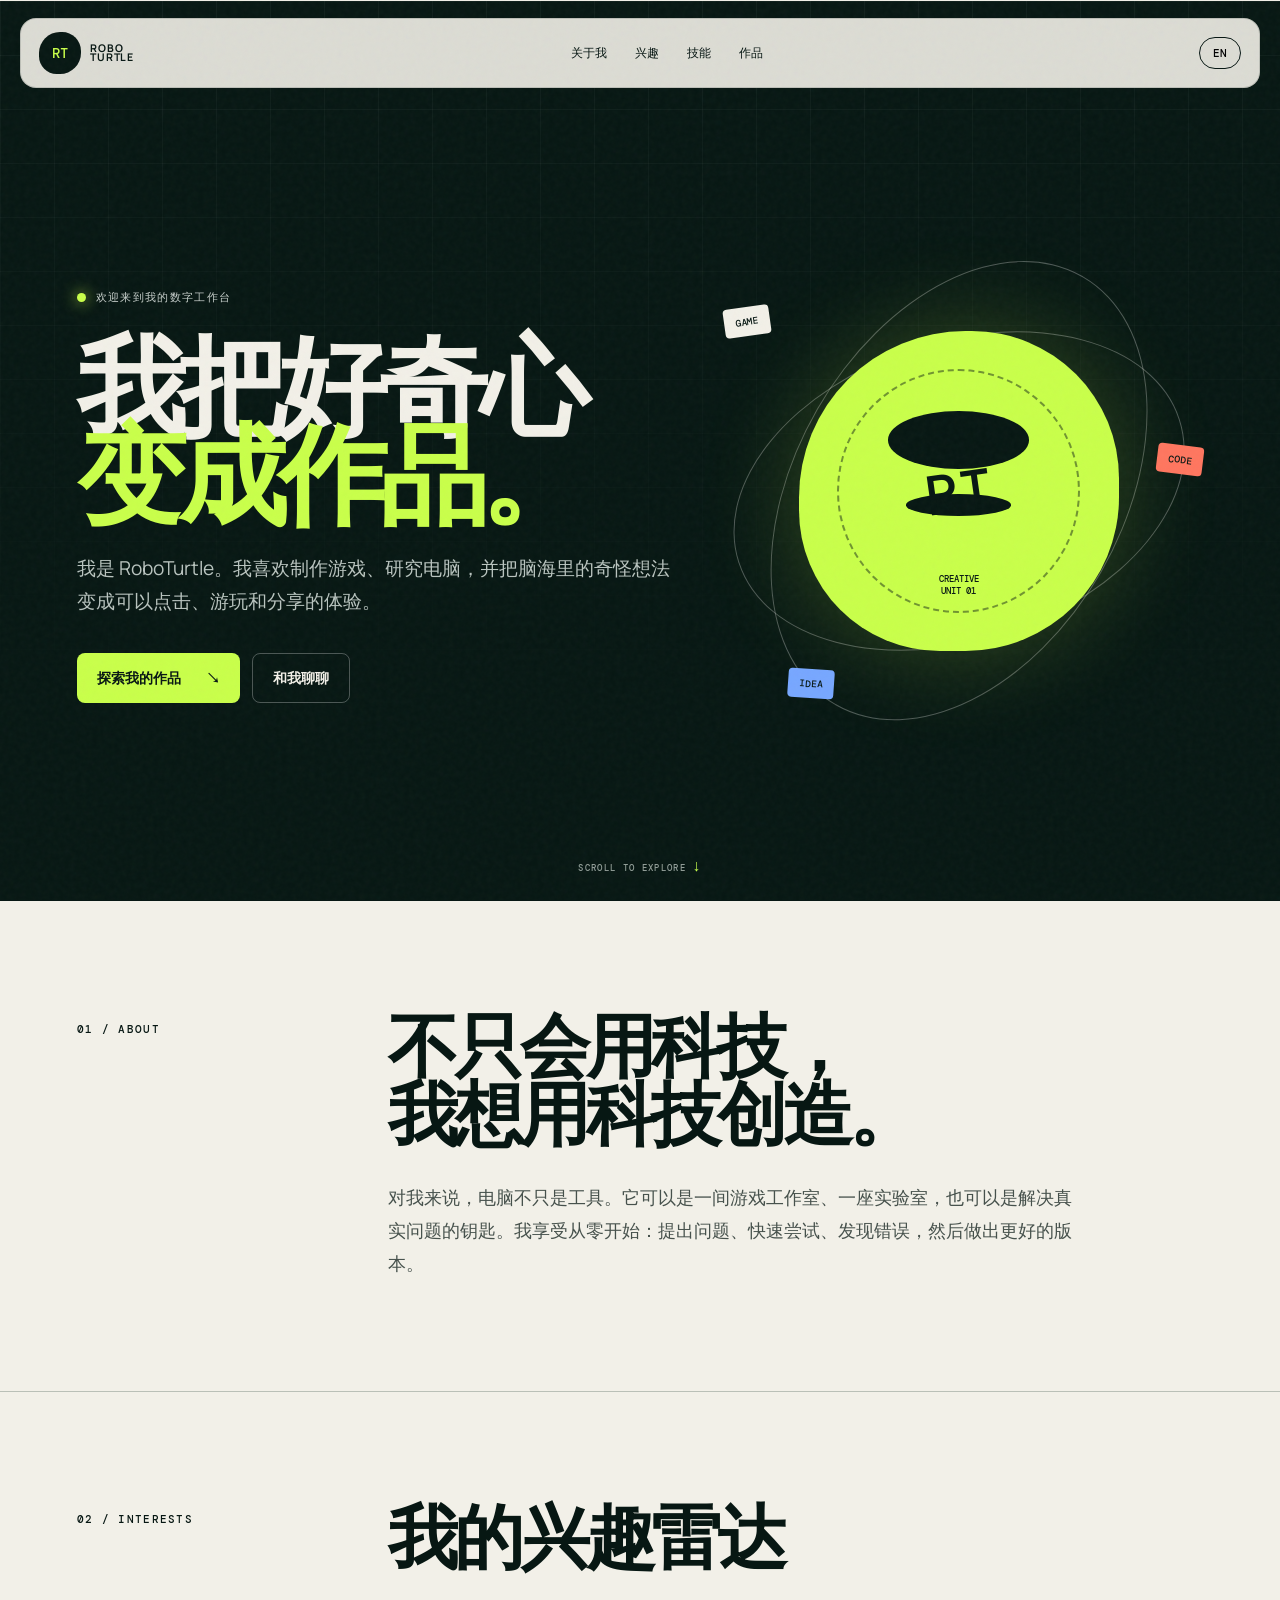
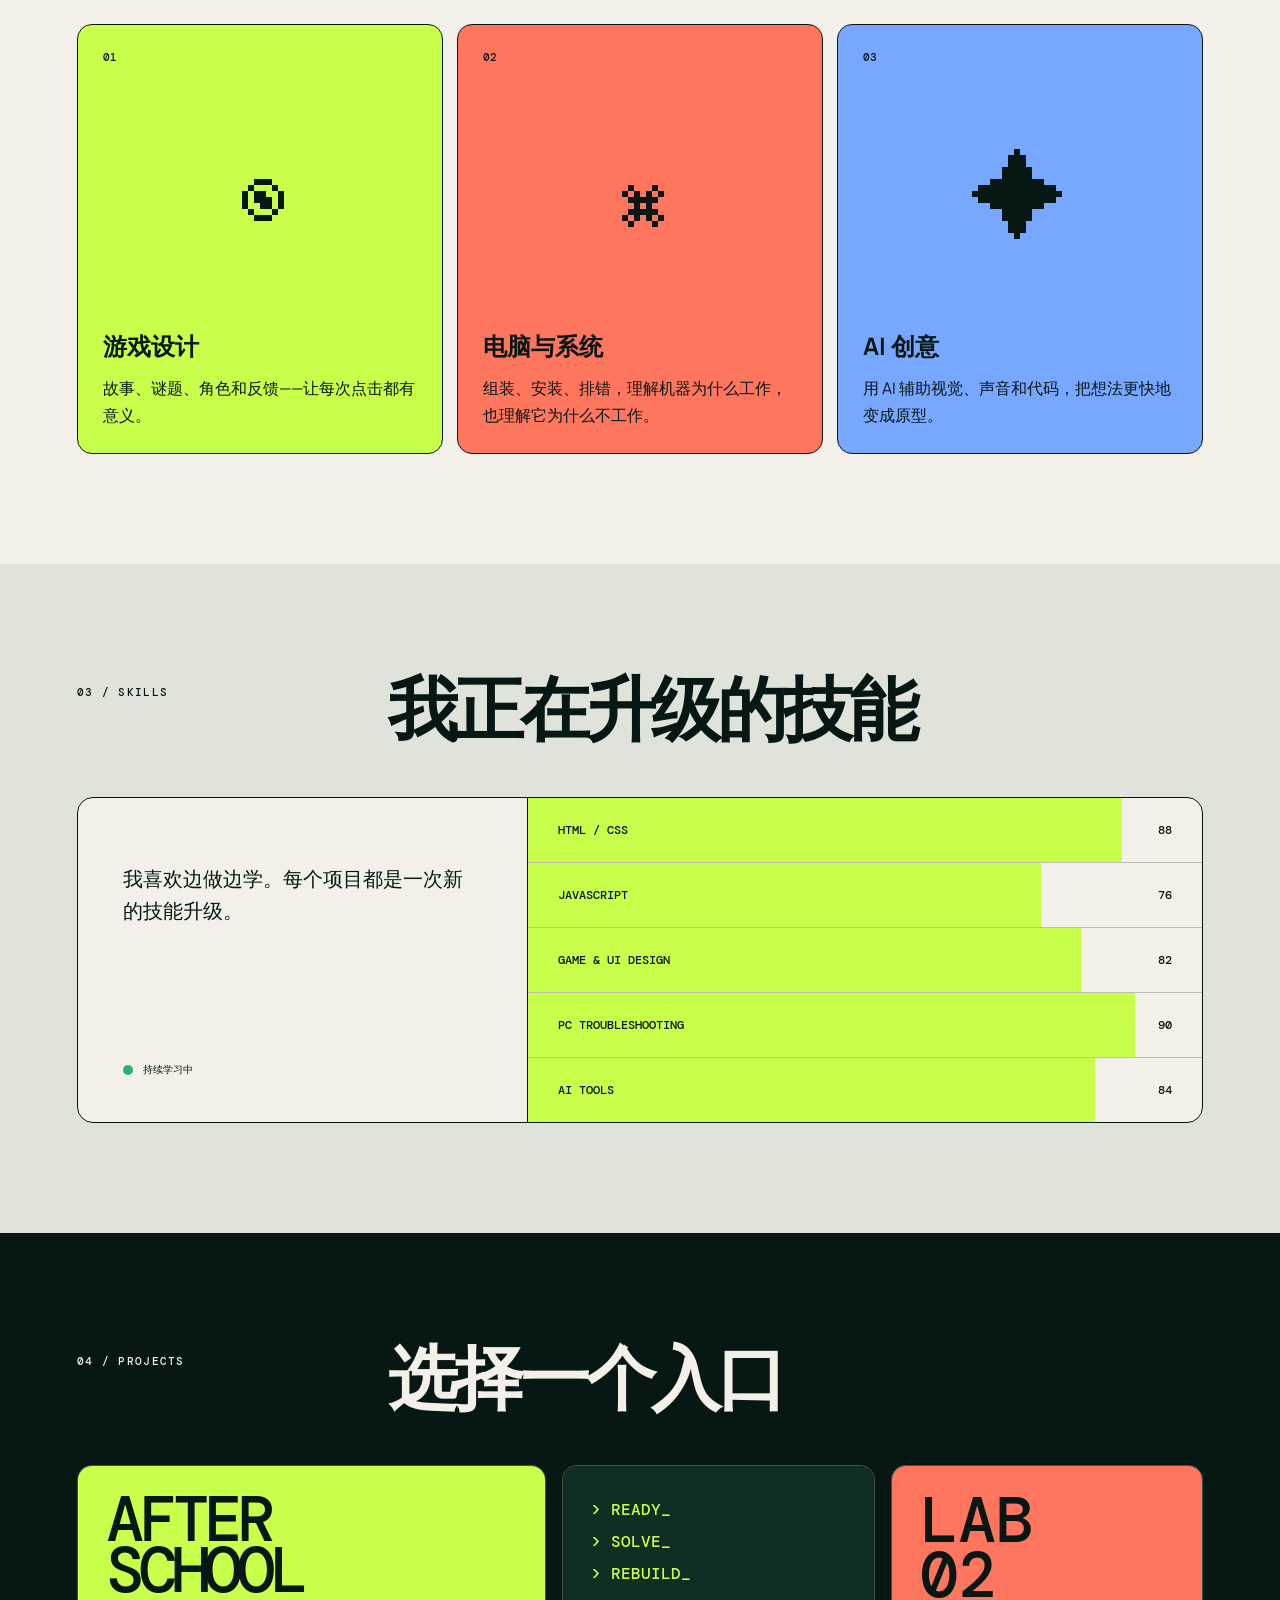
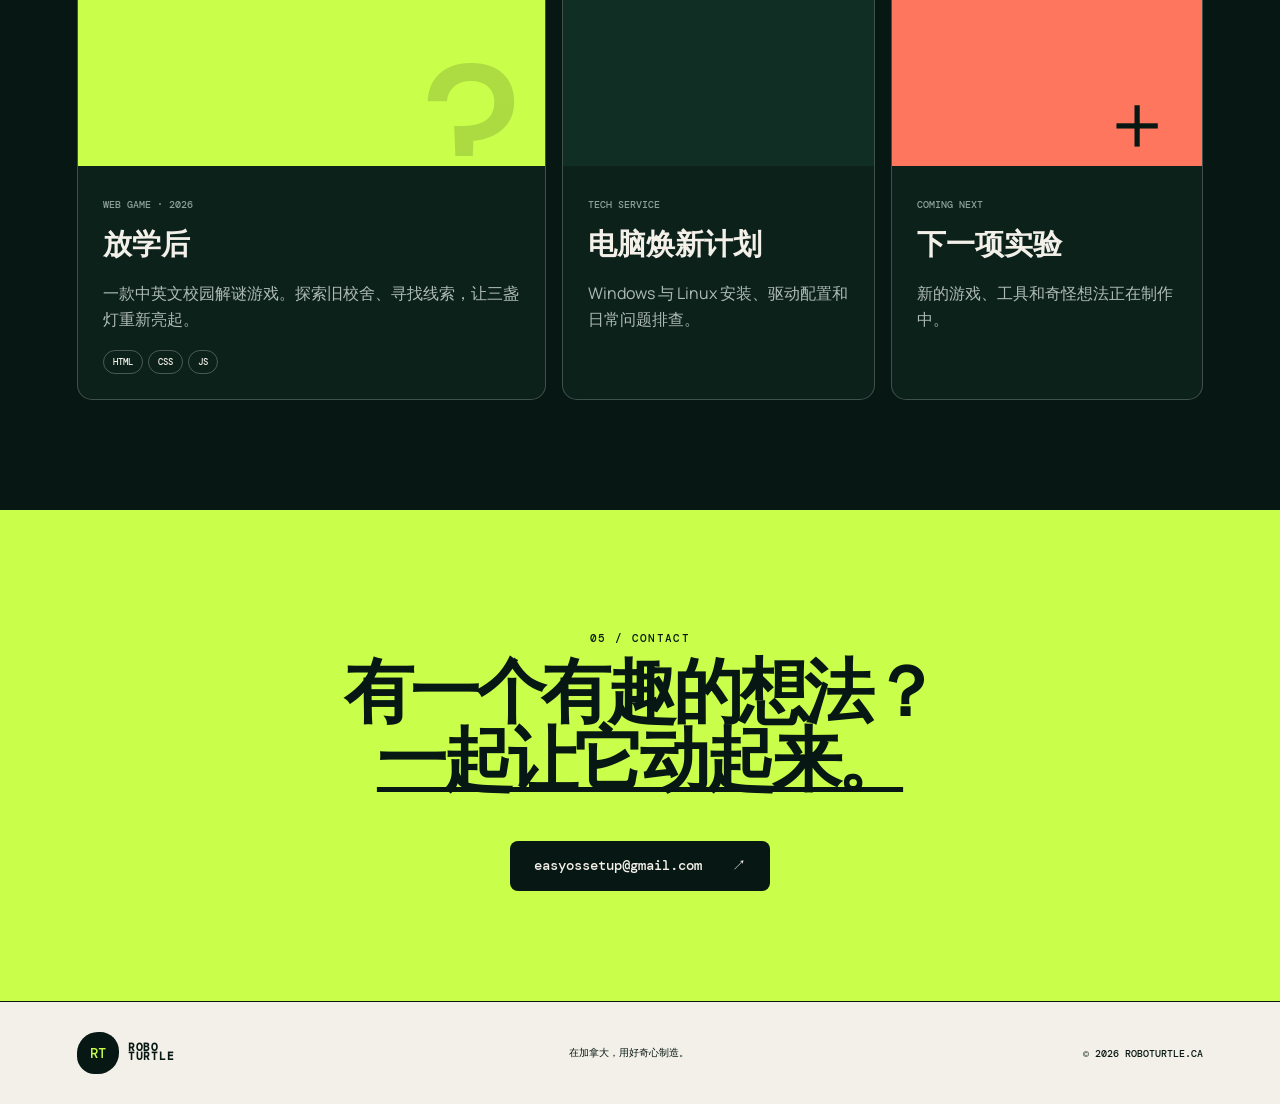
<file: portal/index.html>
<!doctype html>
<html lang="zh-CN">
<head>
  <meta charset="UTF-8">
  <meta name="viewport" content="width=device-width,initial-scale=1">
  <meta name="description" content="RoboTurtle 的个人创作空间——游戏、科技与创意实验。">
  <meta name="theme-color" content="#071713">
  <title>RoboTurtle — Games, Tech & Curiosity</title>
  <link rel="stylesheet" href="styles.css">
</head>
<body>
  <div class="noise"></div>
  <header class="nav-shell">
    <a class="logo" href="#top" aria-label="RoboTurtle 首页"><span>RT</span><b>ROBO<br>TURTLE</b></a>
    <nav aria-label="主导航">
      <a href="#about" data-zh="关于我" data-en="About">关于我</a>
      <a href="#interests" data-zh="兴趣" data-en="Interests">兴趣</a>
      <a href="#skills" data-zh="技能" data-en="Skills">技能</a>
      <a href="#projects" data-zh="作品" data-en="Projects">作品</a>
    </nav>
    <button id="lang" type="button" aria-label="Switch language">EN</button>
  </header>

  <main id="top">
    <section class="hero">
      <div class="hero-copy reveal">
        <p class="kicker"><i></i><span data-zh="欢迎来到我的数字工作台" data-en="WELCOME TO MY DIGITAL WORKBENCH">欢迎来到我的数字工作台</span></p>
        <h1><span data-zh="我把好奇心" data-en="I TURN CURIOSITY">我把好奇心</span><br><em data-zh="变成作品。" data-en="INTO THINGS.">变成作品。</em></h1>
        <p class="intro" data-zh="我是 RoboTurtle。我喜欢制作游戏、研究电脑，并把脑海里的奇怪想法变成可以点击、游玩和分享的体验。" data-en="I'm RoboTurtle. I make games, explore computers, and turn strange little ideas into experiences people can click, play, and share.">我是 RoboTurtle。我喜欢制作游戏、研究电脑，并把脑海里的奇怪想法变成可以点击、游玩和分享的体验。</p>
        <div class="hero-actions"><a class="button primary" href="#projects"><span data-zh="探索我的作品" data-en="Explore my work">探索我的作品</span> ↘</a><a class="button ghost" href="mailto:easyossetup@gmail.com" data-zh="和我聊聊" data-en="Say hello">和我聊聊</a></div>
      </div>
      <div class="hero-art reveal" aria-label="RoboTurtle 创意实验室插画">
        <div class="orbit orbit-one"></div><div class="orbit orbit-two"></div>
        <div class="planet"><span class="shell">⌁</span><strong>RT</strong><small>CREATIVE<br>UNIT 01</small></div>
        <span class="satellite one">GAME</span><span class="satellite two">CODE</span><span class="satellite three">IDEA</span>
      </div>
      <div class="scroll-note">SCROLL TO EXPLORE <span>↓</span></div>
    </section>

    <section id="about" class="statement section reveal">
      <p class="section-no">01 / ABOUT</p>
      <div><h2 data-zh="不只会用科技，<br>我想用科技创造。" data-en="I DON'T JUST USE TECH.<br>I CREATE WITH IT.">不只会用科技，<br>我想用科技创造。</h2><p data-zh="对我来说，电脑不只是工具。它可以是一间游戏工作室、一座实验室，也可以是解决真实问题的钥匙。我享受从零开始：提出问题、快速尝试、发现错误，然后做出更好的版本。" data-en="To me, a computer isn't just a tool. It can be a game studio, a laboratory, or a key to solving real problems. I love starting from zero: asking questions, testing ideas, finding what breaks, and making the next version better.">对我来说，电脑不只是工具。它可以是一间游戏工作室、一座实验室，也可以是解决真实问题的钥匙。我享受从零开始：提出问题、快速尝试、发现错误，然后做出更好的版本。</p></div>
    </section>

    <section id="interests" class="section">
      <div class="section-head reveal"><p class="section-no">02 / INTERESTS</p><h2 data-zh="我的兴趣雷达" data-en="MY CURIOSITY RADAR">我的兴趣雷达</h2></div>
      <div class="interest-grid">
        <article class="interest lime reveal"><span>01</span><div class="big-icon">◉</div><h3 data-zh="游戏设计" data-en="GAME DESIGN">游戏设计</h3><p data-zh="故事、谜题、角色和反馈——让每次点击都有意义。" data-en="Stories, puzzles, characters, and feedback that make every click matter.">故事、谜题、角色和反馈——让每次点击都有意义。</p></article>
        <article class="interest coral reveal"><span>02</span><div class="big-icon">⌘</div><h3 data-zh="电脑与系统" data-en="COMPUTERS & OS">电脑与系统</h3><p data-zh="组装、安装、排错，理解机器为什么工作，也理解它为什么不工作。" data-en="Building, installing, and troubleshooting—learning why machines work and why they don't.">组装、安装、排错，理解机器为什么工作，也理解它为什么不工作。</p></article>
        <article class="interest blue reveal"><span>03</span><div class="big-icon">✦</div><h3 data-zh="AI 创意" data-en="AI CREATIVITY">AI 创意</h3><p data-zh="用 AI 辅助视觉、声音和代码，把想法更快地变成原型。" data-en="Using AI for visuals, sound, and code to turn ideas into prototypes faster.">用 AI 辅助视觉、声音和代码，把想法更快地变成原型。</p></article>
      </div>
    </section>

    <section id="skills" class="skills section">
      <div class="section-head reveal"><p class="section-no">03 / SKILLS</p><h2 data-zh="我正在升级的技能" data-en="SKILLS I'M LEVELING UP">我正在升级的技能</h2></div>
      <div class="skill-board reveal">
        <div class="skill-copy"><p data-zh="我喜欢边做边学。每个项目都是一次新的技能升级。" data-en="I learn by building. Every project is a new level-up.">我喜欢边做边学。每个项目都是一次新的技能升级。</p><div class="status"><i></i><span data-zh="持续学习中" data-en="ALWAYS LEARNING">持续学习中</span></div></div>
        <div class="skill-list">
          <div><span>HTML / CSS</span><b>88</b><i style="--level:88%"></i></div>
          <div><span>JAVASCRIPT</span><b>76</b><i style="--level:76%"></i></div>
          <div><span>GAME & UI DESIGN</span><b>82</b><i style="--level:82%"></i></div>
          <div><span>PC TROUBLESHOOTING</span><b>90</b><i style="--level:90%"></i></div>
          <div><span>AI TOOLS</span><b>84</b><i style="--level:84%"></i></div>
        </div>
      </div>
    </section>

    <section id="projects" class="section projects">
      <div class="section-head reveal"><p class="section-no">04 / PROJECTS</p><h2 data-zh="选择一个入口" data-en="CHOOSE A PORTAL">选择一个入口</h2></div>
      <div class="project-grid">
        <article class="project featured reveal"><div class="project-visual school"><span>AFTER<br>SCHOOL</span><i>?</i></div><div class="project-info"><small>WEB GAME · 2026</small><h3 data-zh="放学后" data-en="AFTER SCHOOL">放学后</h3><p data-zh="一款中英文校园解谜游戏。探索旧校舍、寻找线索，让三盏灯重新亮起。" data-en="A bilingual school mystery game. Explore the old building, find clues, and bring three lights back to life.">一款中英文校园解谜游戏。探索旧校舍、寻找线索，让三盏灯重新亮起。</p><span class="tag">HTML</span><span class="tag">CSS</span><span class="tag">JS</span></div></article>
        <article class="project reveal"><div class="project-visual terminal"><span>&gt; READY_<br>&gt; SOLVE_<br>&gt; REBUILD_</span></div><div class="project-info"><small>TECH SERVICE</small><h3 data-zh="电脑焕新计划" data-en="PC REVIVAL">电脑焕新计划</h3><p data-zh="Windows 与 Linux 安装、驱动配置和日常问题排查。" data-en="Windows and Linux setup, drivers, and everyday troubleshooting.">Windows 与 Linux 安装、驱动配置和日常问题排查。</p></div></article>
        <article class="project coming reveal"><div class="project-visual lab"><span>LAB<br>02</span><i>＋</i></div><div class="project-info"><small>COMING NEXT</small><h3 data-zh="下一项实验" data-en="THE NEXT EXPERIMENT">下一项实验</h3><p data-zh="新的游戏、工具和奇怪想法正在制作中。" data-en="New games, tools, and wonderfully strange ideas are in progress.">新的游戏、工具和奇怪想法正在制作中。</p></div></article>
      </div>
    </section>

    <section class="contact section reveal"><p class="section-no">05 / CONTACT</p><h2 data-zh="有一个有趣的想法？<br><em>一起让它动起来。</em>" data-en="HAVE A CURIOUS IDEA?<br><em>LET'S MAKE IT MOVE.</em>">有一个有趣的想法？<br><em>一起让它动起来。</em></h2><a href="mailto:easyossetup@gmail.com">easyossetup@gmail.com <span>↗</span></a></section>
  </main>

  <footer><div class="logo"><span>RT</span><b>ROBO<br>TURTLE</b></div><p data-zh="在加拿大，用好奇心制造。" data-en="BUILT WITH CURIOSITY IN CANADA.">在加拿大，用好奇心制造。</p><p>© 2026 ROBOTURTLE.CA</p></footer>
  <script src="app.js"></script>
</body>
</html>
</file>
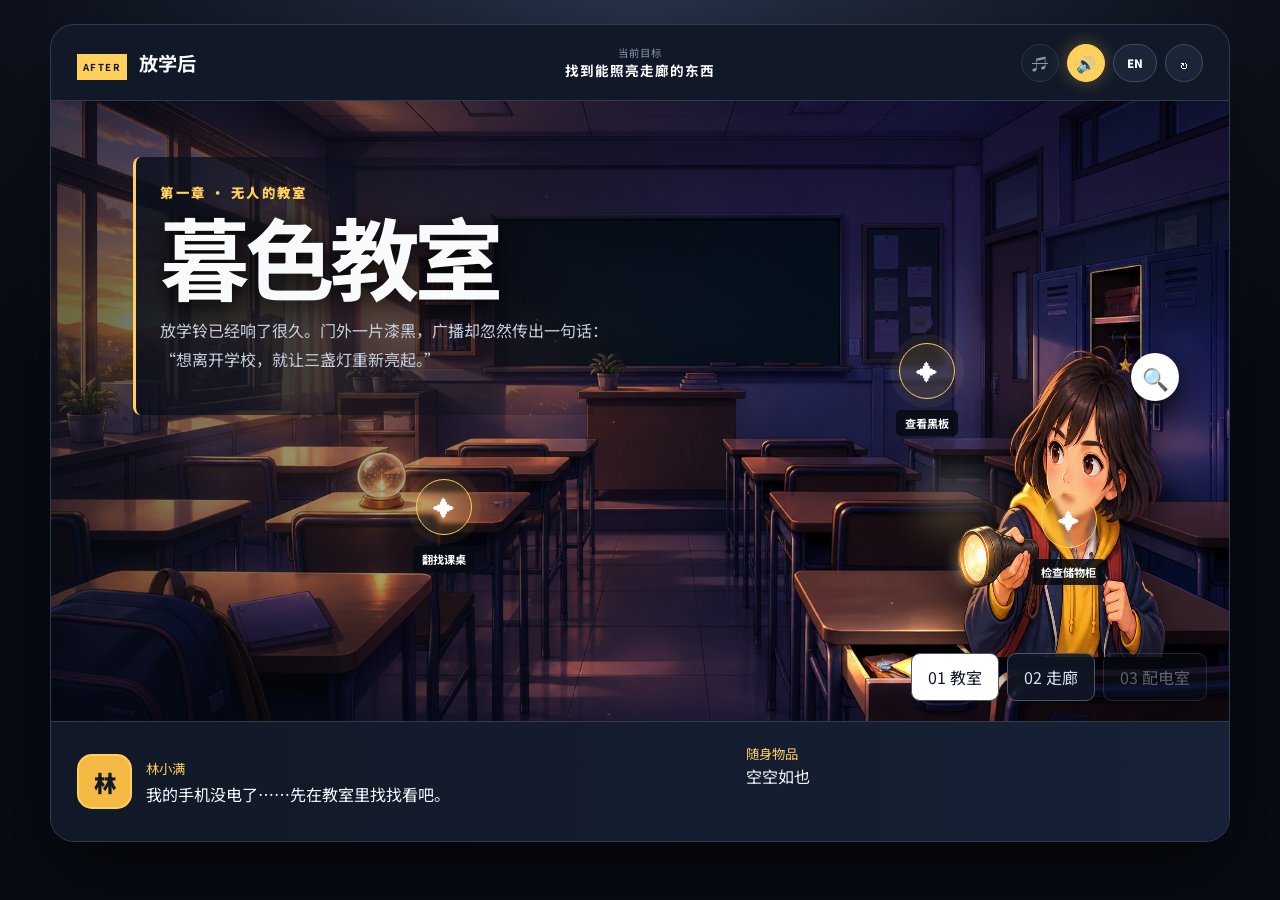
<file: game/school-adventure/index.html>
<!doctype html><html lang="zh-CN"><head><meta charset="UTF-8"><meta name="viewport" content="width=device-width,initial-scale=1"><title>放学后 · 校园解谜</title><link rel="stylesheet" href="styles.css"><link rel="stylesheet" href="assets.css"></head><body>
<main><header><b><i>AFTER</i> <span id="brand">放学后</span></b><div><span id="goalLabel">当前目标</span><br><strong id="goal">找到能照亮走廊的东西</strong></div><aside><button id="music" class="sound-btn" aria-label="背景音乐">♫</button><button id="voice" class="sound-btn" aria-label="语音朗读">🔊</button><button id="lang">EN</button><button id="reset" aria-label="重新开始">↻</button></aside></header>
<section id="scene"><div class="copy"><small id="chapter"></small><h1 id="title"></h1><p id="desc"></p></div><div id="character" class="character curious" aria-hidden="true"><div class="character-art"></div><span id="emotion">🔍</span></div><div id="sceneFlash"></div><div id="spots"></div><nav><button data-room="classroom">01 教室</button><button data-room="hallway">02 走廊</button><button data-room="power">03 配电室</button></nav></section>
<footer><div class="talk"><span id="avatar">林</span><div><small id="speaker">林小满</small><p id="message">我的手机没电了……先在教室里找找看吧。</p></div></div><div><small id="itemsLabel">随身物品</small><div id="inventory">空空如也</div></div></footer></main>
<dialog id="modal"><div class="modal-glow"></div><div class="modal-pin">✦</div><button id="close">×</button><small id="eyebrow">发现线索</small><h2 id="modalTitle"></h2><div class="title-rule"><i></i><span>◆</span><i></i></div><div id="modalBody"></div><div id="actions"></div><div class="corner corner-a"></div><div class="corner corner-b"></div></dialog><script src="app.js"></script></body></html>
</file>
<file: portal/styles.css>
@import url('https://fonts.googleapis.com/css2?family=DM+Mono:wght@400;500&family=Manrope:wght@400;600;700;800&display=swap');
:root{--ink:#071713;--paper:#f2f0e8;--lime:#c9ff4a;--coral:#ff765f;--blue:#77a7ff;--line:#bac0b7;font-family:Manrope,"Microsoft YaHei",sans-serif;color:var(--ink);background:var(--paper)}*{box-sizing:border-box}html{scroll-behavior:smooth}body{margin:0;overflow-x:hidden}.noise{position:fixed;z-index:20;inset:0;pointer-events:none;opacity:.035;background-image:url("data:image/svg+xml,%3Csvg viewBox='0 0 180 180' xmlns='http://www.w3.org/2000/svg'%3E%3Cfilter id='n'%3E%3CfeTurbulence type='fractalNoise' baseFrequency='.9' numOctaves='4' stitchTiles='stitch'/%3E%3C/filter%3E%3Crect width='100%25' height='100%25' filter='url(%23n)'/%3E%3C/svg%3E")}.nav-shell{position:fixed;z-index:15;left:20px;right:20px;top:18px;height:70px;padding:0 18px;display:flex;align-items:center;justify-content:space-between;background:#f2f0e8e8;border:1px solid #07171326;backdrop-filter:blur(14px);border-radius:16px}.logo{display:flex;align-items:center;gap:9px;color:inherit;text-decoration:none}.logo>span{width:42px;height:42px;display:grid;place-items:center;color:var(--lime);background:var(--ink);border-radius:50% 45% 50% 42%;font:500 .9rem DM Mono}.logo b{font-size:.66rem;line-height:.85;letter-spacing:.08em}.nav-shell nav{display:flex;gap:28px}.nav-shell nav a{color:inherit;text-decoration:none;font:500 .72rem DM Mono;text-transform:uppercase}.nav-shell nav a:hover{text-decoration:underline;text-underline-offset:5px}#lang{border:1px solid var(--ink);background:transparent;padding:8px 13px;border-radius:99px;font:500 .7rem DM Mono;cursor:pointer}main{padding-top:1px}.hero{position:relative;min-height:100vh;padding:150px max(6vw,30px) 70px;display:grid;grid-template-columns:1.1fr .9fr;align-items:center;gap:40px;background:var(--ink);color:var(--paper);overflow:hidden}.hero:before{content:"";position:absolute;inset:0;background:linear-gradient(#ffffff0a 1px,transparent 1px),linear-gradient(90deg,#ffffff0a 1px,transparent 1px);background-size:54px 54px;mask-image:linear-gradient(to bottom,#000,transparent 85%)}.hero-copy{position:relative;z-index:2}.kicker,.section-no{font:500 .68rem DM Mono;letter-spacing:.12em}.kicker{display:flex;align-items:center;gap:10px;color:#c8d0cc}.kicker i{width:9px;height:9px;border-radius:50%;background:var(--lime);box-shadow:0 0 15px var(--lime)}h1{font-size:clamp(3.8rem,8.5vw,8.4rem);line-height:.82;letter-spacing:-.075em;margin:34px 0}h1 em{font-style:normal;color:var(--lime)}.intro{max-width:630px;color:#b9c4bf;font-size:clamp(1rem,1.5vw,1.2rem);line-height:1.75}.hero-actions{display:flex;gap:12px;margin-top:34px}.button{display:inline-flex;align-items:center;gap:25px;padding:14px 20px;border-radius:8px;text-decoration:none;font-weight:700;font-size:.86rem}.primary{background:var(--lime);color:var(--ink)}.ghost{color:var(--paper);border:1px solid #ffffff46}.button:hover{transform:translateY(-3px)}.hero-art{position:relative;height:min(45vw,600px);display:grid;place-items:center}.planet{position:relative;z-index:3;width:min(25vw,330px);aspect-ratio:1;border-radius:52% 46% 48% 44%;display:grid;place-items:center;background:var(--lime);color:var(--ink);box-shadow:0 0 100px #c9ff4a35;animation:float 5s ease-in-out infinite}.planet:before,.planet:after{content:"";position:absolute;background:var(--ink);border-radius:50%}.planet:before{width:44%;height:18%;top:25%;left:28%;border-radius:50%;box-shadow:0 65px 0 -18px var(--ink)}.planet strong{font:500 3.5rem DM Mono;transform:rotate(-8deg)}.planet small{position:absolute;bottom:17%;font:500 .55rem DM Mono;text-align:center}.shell{position:absolute;inset:12%;border:2px dashed #07171375;border-radius:50%;font-size:0}.orbit{position:absolute;border:1px solid #ffffff48;border-radius:50%;transform:rotate(-18deg)}.orbit-one{width:95%;height:52%}.orbit-two{width:67%;height:86%;transform:rotate(30deg)}.satellite{position:absolute;z-index:4;padding:8px 11px;color:var(--ink);background:var(--paper);font:500 .6rem DM Mono;border-radius:4px}.satellite.one{top:18%;left:2%;transform:rotate(-8deg)}.satellite.two{right:0;top:42%;background:var(--coral);transform:rotate(7deg)}.satellite.three{left:15%;bottom:14%;background:var(--blue);transform:rotate(4deg)}.scroll-note{position:absolute;bottom:25px;left:50%;transform:translateX(-50%);font:500 .55rem DM Mono;color:#929e98;letter-spacing:.15em}.scroll-note span{color:var(--lime);font-size:1rem}.section{padding:110px max(6vw,30px)}.statement{display:grid;grid-template-columns:1fr 3fr;gap:40px;border-bottom:1px solid var(--line)}.statement h2,.section-head h2,.contact h2{font-size:clamp(2.4rem,5.5vw,5.8rem);letter-spacing:-.06em;line-height:.96;margin:0}.statement>div>p{max-width:700px;font-size:1.15rem;line-height:1.8;color:#46514c;margin:35px 0 0}.section-head{display:grid;grid-template-columns:1fr 3fr;gap:40px;margin-bottom:55px}.interest-grid{display:grid;grid-template-columns:repeat(3,1fr);gap:14px}.interest{min-height:430px;padding:25px;border:1px solid var(--ink);border-radius:15px;display:flex;flex-direction:column;transition:.3s}.interest:hover{transform:translateY(-10px) rotate(-1deg);box-shadow:9px 9px 0 var(--ink)}.interest>span{font:500 .7rem DM Mono}.big-icon{margin:auto;font-size:6rem}.interest h3{font-size:1.5rem;margin:0 0 12px}.interest p{line-height:1.65;margin:0}.lime{background:var(--lime)}.coral{background:var(--coral)}.blue{background:var(--blue)}.skills{background:#dfe3d9}.skill-board{display:grid;grid-template-columns:.8fr 1.2fr;border:1px solid var(--ink);border-radius:16px;overflow:hidden;background:var(--paper)}.skill-copy{padding:45px;border-right:1px solid var(--ink);display:flex;flex-direction:column;justify-content:space-between;font-size:1.25rem;line-height:1.6}.status{display:flex;align-items:center;gap:10px;font:500 .65rem DM Mono}.status i{width:10px;height:10px;border-radius:50%;background:#24b36b;animation:pulse 1.5s infinite}.skill-list>div{position:relative;padding:24px 30px;border-bottom:1px solid var(--line);display:grid;grid-template-columns:1fr auto;overflow:hidden}.skill-list>div:last-child{border:0}.skill-list span,.skill-list b{position:relative;z-index:2;font:500 .76rem DM Mono}.skill-list i{position:absolute;left:0;bottom:0;top:0;width:var(--level);background:var(--lime);transform-origin:left;animation:grow 1s both}.projects{background:var(--ink);color:var(--paper)}.project-grid{display:grid;grid-template-columns:1.5fr 1fr 1fr;gap:16px}.project{border:1px solid #ffffff36;border-radius:15px;overflow:hidden;background:#0d211b;transition:.3s}.project:hover{transform:translateY(-7px);border-color:var(--lime)}.project-visual{height:300px;padding:28px;position:relative;overflow:hidden;font:500 1rem DM Mono}.school{background:var(--lime);color:var(--ink);font-size:clamp(2.5rem,5vw,5rem);line-height:.8;letter-spacing:-.08em}.school i{position:absolute;right:20px;bottom:-45px;font-style:normal;font-size:12rem;opacity:.15}.terminal{background:#112e25;color:var(--lime);line-height:2}.lab{background:var(--coral);color:var(--ink);font-size:4rem;line-height:.85}.lab i{position:absolute;right:25px;bottom:10px;font-style:normal;font-size:5rem}.project-info{padding:25px}.project-info small{font:500 .6rem DM Mono;color:#8da098}.project-info h3{font-size:1.8rem;margin:10px 0}.project-info p{color:#aebbb5;line-height:1.6}.tag{display:inline-block;border:1px solid #ffffff40;border-radius:99px;padding:5px 9px;margin-right:5px;font:500 .55rem DM Mono}.contact{text-align:center;background:var(--lime)}.contact h2 em{font-style:normal;text-decoration:underline;text-decoration-thickness:5px}.contact>a{display:inline-flex;gap:30px;margin-top:50px;padding:16px 24px;background:var(--ink);color:var(--paper);border-radius:8px;text-decoration:none;font:500 .85rem DM Mono}footer{padding:30px max(6vw,30px);display:flex;align-items:center;justify-content:space-between;border-top:1px solid var(--ink);font:500 .6rem DM Mono}.reveal{opacity:0;transform:translateY(25px);transition:.7s ease}.reveal.visible{opacity:1;transform:none}@keyframes float{50%{transform:translateY(-15px) rotate(2deg)}}@keyframes pulse{50%{opacity:.3;box-shadow:0 0 0 8px #24b36b22}}@keyframes grow{from{transform:scaleX(0)}}@media(max-width:800px){.nav-shell nav{display:none}.hero{grid-template-columns:1fr;padding-top:130px}.hero-art{height:390px}.planet{width:250px}.statement,.section-head{grid-template-columns:1fr}.interest-grid,.project-grid{grid-template-columns:1fr}.interest{min-height:330px}.skill-board{grid-template-columns:1fr}.skill-copy{border-right:0;border-bottom:1px solid var(--ink);gap:50px}.project-visual{height:240px}footer{gap:20px;flex-wrap:wrap}}
</file>
<file: game/school-adventure/styles.css>
@import url('https://fonts.googleapis.com/css2?family=Noto+Sans+SC:wght@400;700;900&display=swap');
:root{--art-root:url('./assets/characters-items.png')!important}#scene.classroom{background-image:linear-gradient(90deg,#060b1699,transparent 68%),url('./assets/classroom.png')!important}#scene.hallway{background-image:linear-gradient(90deg,#060b1688,transparent 65%),url('./assets/hallway.png')!important}#scene.power{background-image:linear-gradient(90deg,#060b1688,transparent 65%),url('./assets/power-room.png')!important}
dialog{overflow:hidden;background:linear-gradient(145deg,#fffdf5,#f3ead4)!important;border:1px solid #d6aa4d!important;outline:5px solid #f8fafc;transform-origin:50% 60%;animation:modalReveal .58s cubic-bezier(.18,.88,.25,1.12);box-shadow:0 32px 100px #000c,0 0 0 9px #172033bb!important}dialog::backdrop{background:radial-gradient(circle at center,#27355288,#04070ce8)!important;backdrop-filter:blur(8px);animation:backdropIn .4s ease}dialog:before{content:"";position:absolute;inset:0;pointer-events:none;opacity:.3;background-image:radial-gradient(#9c7537  .65px,transparent .8px),linear-gradient(120deg,transparent 35%,#fff9 48%,transparent 61%);background-size:9px 9px,220% 100%;animation:paperShimmer 1.1s ease-out}dialog:after{content:"MYSTERY  •  FILE";position:absolute;right:-42px;bottom:40px;transform:rotate(-90deg);font-size:.52rem;letter-spacing:.28em;color:#9b7a43aa;font-weight:900}.modal-glow{position:absolute;width:220px;height:220px;left:50%;top:-170px;transform:translateX(-50%);border-radius:50%;background:#ffd05b99;filter:blur(35px);animation:glowPulse 2.2s ease-in-out infinite}.modal-pin{position:relative;z-index:2;margin:-9px auto 12px;display:grid;place-items:center;width:42px;height:42px;border-radius:50%;color:#fff;background:linear-gradient(145deg,#ffd86b,#b47a18);border:3px solid #fff4d3;box-shadow:0 5px 16px #8d631866;animation:pinDrop .7s .15s backwards cubic-bezier(.2,.9,.3,1.3)}dialog #eyebrow{position:relative;z-index:2;display:block;text-align:center;color:#9a6718!important;animation:contentUp .45s .16s backwards}dialog h2{text-align:center;color:#162137;line-height:1.15;animation:contentUp .48s .23s backwards}.title-rule{display:flex;align-items:center;justify-content:center;gap:8px;margin:-4px auto 17px;color:#c18a2e;animation:ruleGrow .55s .32s backwards}.title-rule i{display:block;width:62px;height:1px;background:linear-gradient(90deg,transparent,#c18a2e)}.title-rule i:last-child{transform:scaleX(-1)}#modalBody{position:relative;z-index:2;color:#354157;animation:contentUp .5s .31s backwards}#modalBody .note{position:relative;background:linear-gradient(135deg,#fff9dc,#f2e6bb)!important;border:1px solid #d7b86a;border-left:5px solid #d39a28!important;box-shadow:0 7px 18px #80601e18;transform:rotate(-.35deg)}#modalBody .note:before{content:"";position:absolute;top:-7px;left:45%;width:60px;height:16px;background:#f0d889aa;transform:rotate(2deg)}#actions{position:relative;z-index:2;text-align:center;animation:contentUp .5s .4s backwards}dialog .action{position:relative;overflow:hidden;background:linear-gradient(135deg,#23324e,#111827)!important;border:1px solid #334766;box-shadow:0 7px 15px #17203330;transition:transform .18s,box-shadow .18s}dialog .action:hover{transform:translateY(-3px);box-shadow:0 11px 22px #17203345}dialog .action:active{transform:translateY(1px) scale(.97)}dialog .action:before{content:"";position:absolute;inset:0;transform:translateX(-120%);background:linear-gradient(100deg,transparent,#ffffff45,transparent)}dialog .action:hover:before{animation:buttonShine .65s}.corner{position:absolute;width:35px;height:35px;pointer-events:none}.corner:before,.corner:after{content:"";position:absolute;background:#c28b30}.corner:before{width:100%;height:2px}.corner:after{width:2px;height:100%}.corner-a{left:13px;top:13px}.corner-b{right:13px;bottom:13px;transform:rotate(180deg)}dialog:has(.ending){background:linear-gradient(145deg,#fffbe8,#ffe9a7)!important;animation:modalReveal .58s cubic-bezier(.18,.88,.25,1.12),winGlow 1.5s ease-in-out infinite alternate}dialog:has(.ending) .modal-pin{font-size:0}dialog:has(.ending) .modal-pin:after{content:'★';font-size:1.1rem}.ending b{display:block;animation:bulbBounce 1.15s ease-in-out infinite;filter:drop-shadow(0 0 14px #ffc928)}@keyframes modalReveal{0%{opacity:0;transform:perspective(700px) rotateX(-14deg) translateY(45px) scale(.82)}65%{transform:perspective(700px) rotateX(2deg) translateY(-5px) scale(1.02)}100%{opacity:1;transform:none}}@keyframes backdropIn{from{opacity:0}}@keyframes contentUp{from{opacity:0;transform:translateY(16px)}}@keyframes pinDrop{from{opacity:0;transform:translateY(-40px) rotate(-25deg)}}@keyframes ruleGrow{from{opacity:0;transform:scaleX(.2)}}@keyframes paperShimmer{from{background-position:0 0,120% 0}to{background-position:0 0,-100% 0}}@keyframes glowPulse{50%{opacity:.55;transform:translateX(-50%) scale(1.25)}}@keyframes buttonShine{to{transform:translateX(120%)}}@keyframes bulbBounce{50%{transform:translateY(-7px) rotate(4deg) scale(1.08)}}@keyframes winGlow{to{box-shadow:0 32px 100px #000c,0 0 38px #ffd34d99}}@media(prefers-reduced-motion:reduce){dialog,dialog::backdrop,.modal-pin,dialog #eyebrow,dialog h2,.title-rule,#modalBody,#actions,.ending b{animation:none!important}}
.character{position:absolute;z-index:3;right:2%;bottom:64px;width:min(32vw,330px);height:min(31vw,320px);pointer-events:none;filter:drop-shadow(0 18px 20px #0009);transform-origin:50% 100%;animation:characterIn .65s cubic-bezier(.2,.8,.2,1),breathe 3.2s ease-in-out .7s infinite}.character-art{width:100%;height:100%;background-image:var(--art-root);background-size:200% 200%;background-position:0 0;background-repeat:no-repeat}.character.happy .character-art,.character.celebrate .character-art{background-position:100% 0}.character.happy{animation:happyPop .65s ease,breathe 3s ease-in-out .7s infinite}.character.startled{animation:startle .55s ease,breathe 3.2s ease-in-out .6s infinite}.character.celebrate{animation:celebrate .8s ease,breathe 2.5s ease-in-out .85s infinite}.character span{position:absolute;right:8%;top:5%;display:grid;place-items:center;width:48px;height:48px;border-radius:50%;background:#fff;color:#172033;font-size:1.35rem;box-shadow:0 8px 25px #0008;animation:bubble .45s ease}.character.curious:after{content:'';position:absolute;left:12%;top:38%;width:80px;height:80px;border-radius:50%;background:#ffe59430;filter:blur(18px);animation:flashlight 2.2s ease-in-out infinite}#sceneFlash{position:absolute;z-index:8;inset:0;pointer-events:none;background:#fff;opacity:0}#sceneFlash.flash{animation:sceneFlash .55s ease}.item.new{animation:itemFly .75s cubic-bezier(.2,.9,.3,1.2)}.spot{transition:transform .2s}.spot:active{transform:scale(.82)}.copy{animation:copyIn .6s ease}.scene-changing .copy{animation:copyIn .6s ease}.scene-changing .spot{animation:spotIn .5s backwards}.scene-changing .spot:nth-child(2){animation-delay:.12s}.scene-changing .spot:nth-child(3){animation-delay:.24s}@keyframes characterIn{from{opacity:0;transform:translateX(80px) scale(.9)}to{opacity:1;transform:none}}@keyframes breathe{50%{transform:translateY(-5px) rotate(.4deg)}}@keyframes happyPop{0%{transform:scale(.9)}35%{transform:translateY(-22px) scale(1.06)}65%{transform:rotate(-3deg)}100%{transform:none}}@keyframes startle{25%{transform:translateY(-16px) rotate(-4deg)}45%{transform:rotate(4deg)}70%{transform:rotate(-2deg)}}@keyframes celebrate{30%{transform:translateY(-30px) rotate(-5deg) scale(1.08)}55%{transform:translateY(-15px) rotate(5deg)}100%{transform:none}}@keyframes bubble{from{opacity:0;transform:scale(.2) rotate(-20deg)}}@keyframes flashlight{50%{transform:scale(1.35);opacity:.5}}@keyframes sceneFlash{20%{opacity:.75}100%{opacity:0}}@keyframes itemFly{0%{opacity:0;transform:translate(120px,-80px) scale(1.8) rotate(20deg)}100%{opacity:1;transform:none}}@keyframes copyIn{from{opacity:0;transform:translateY(-12px)}}@keyframes spotIn{from{opacity:0;transform:scale(.3)}}@media(max-width:700px){.character{width:220px;height:220px;right:-35px;bottom:78px;opacity:.9}.character span{width:38px;height:38px;font-size:1rem}.copy{z-index:4;max-width:88%;padding-right:45px}}
:root{--art-root:url('file:///C:/Users/yulan/.codex/generated_images/01a040eb-f819-70f2-be7e-0099a53f77ae/exec-95c7278c-9ac0-4f7e-a957-08bb8d4761e2.png')}#scene{background-size:cover!important;background-position:center!important}#scene.classroom{background-image:linear-gradient(90deg,#060b1699,transparent 68%),url('file:///C:/Users/yulan/.codex/generated_images/01a040eb-f819-70f2-be7e-0099a53f77ae/exec-42d531b5-a9bb-4c87-b710-d096e72c7201.png')!important}#scene.hallway{background-image:linear-gradient(90deg,#060b1688,transparent 65%),url('file:///C:/Users/yulan/.codex/generated_images/01a040eb-f819-70f2-be7e-0099a53f77ae/exec-3a4886ba-0e02-46e6-a4fe-b7d188a2139d.png')!important}#scene.power{background-image:linear-gradient(90deg,#060b1688,transparent 65%),url('file:///C:/Users/yulan/.codex/generated_images/01a040eb-f819-70f2-be7e-0099a53f77ae/exec-001e96aa-c06c-4972-b494-74ae1fe08f94.png')!important}#scene:before{display:none}.copy{background:linear-gradient(90deg,#0a0f1cd9,#0a0f1c77,transparent);padding:22px 90px 25px 24px;border-left:3px solid #ffd05b;border-radius:8px}.copy h1{font-size:clamp(2.5rem,5vw,4.5rem)}.talk>span{font-size:0;background-image:var(--art-root);background-size:300% 200%;background-position:0 0;border:2px solid #ffd05b}.item{display:inline-flex!important;align-items:center;gap:8px;padding:5px 10px 5px 5px!important}.item i{width:38px;height:38px;border-radius:7px;background-image:var(--art-root);background-size:300% 200%;display:block}.item em{font-style:normal}.item-flashlight i{background-position:0 100%}.item-battery i{background-position:50% 100%}.item-photo i{background-position:75% 100%}.item-key i{background-position:100% 100%}.spot{font-size:0;border-width:2px;background:#ffd05b33;backdrop-filter:blur(2px)}.spot:before{content:'✦';font-size:22px}.spot.done:before{content:'✓';font-size:18px}.spot:after{font-size:.76rem;font-weight:700}.spot:hover{transform:scale(1.12)}footer{background:linear-gradient(90deg,#111827,#172136)}
header aside{justify-self:end;display:flex;gap:8px}#lang,.sound-btn{border:1px solid #414d62;background:#1b2537;color:white;height:38px;border-radius:999px;padding:0 13px;font-size:.72rem;font-weight:900;cursor:pointer}.sound-btn{width:38px;padding:0;font-size:1rem}.sound-btn.on{color:#101725;background:#ffd05b;border-color:#ffd05b;box-shadow:0 0 18px #ffd05b55}.sound-btn.off{opacity:.55;text-decoration:line-through}@media(max-width:520px){#brand{display:none}header{padding:0 12px}header aside{gap:5px}.sound-btn{width:34px;height:34px}#lang{height:34px;padding:0 9px}}
*{box-sizing:border-box}body{margin:0;min-height:100vh;padding:24px;background:radial-gradient(circle at top,#29344c,#080c14 65%);color:#f8fafc;font-family:"Noto Sans SC","Microsoft YaHei",sans-serif}button{font:inherit}main{max-width:1180px;margin:auto;background:#111827;border:1px solid #303b50;border-radius:24px;overflow:hidden;box-shadow:0 30px 80px #0009}header{height:76px;padding:0 26px;display:grid;grid-template-columns:1fr auto 1fr;align-items:center;border-bottom:1px solid #303b50}header>b{font-size:1.2rem}header i{font-style:normal;font-size:.6rem;letter-spacing:.15em;background:#ffd05b;color:#111827;padding:6px;margin-right:8px}header div{text-align:center;color:#8693a9;font-size:.65rem;letter-spacing:.1em}header strong{color:#fff;font-size:.85rem}#reset{justify-self:end;border:1px solid #414d62;background:#1b2537;color:white;border-radius:50%;width:38px;height:38px;cursor:pointer}#scene{height:620px;position:relative;overflow:hidden;background:linear-gradient(110deg,#10172766,#111827dd),linear-gradient(#566178,#202838);transition:.35s}#scene.hallway{background:linear-gradient(90deg,#111827ee,#34405655,#111827ee),linear-gradient(#657087,#202838)}#scene.power{background:linear-gradient(120deg,#151c2bdd,#3a465d66),linear-gradient(#424e64,#151b27)}#scene:before{content:"";position:absolute;inset:0;background-image:linear-gradient(#fff08 1px,transparent 1px),linear-gradient(90deg,#fff08 1px,transparent 1px);background-size:80px 80px;mask-image:linear-gradient(#000,transparent)}.copy{position:absolute;z-index:2;left:7%;top:9%;max-width:580px}.copy small,#eyebrow{color:#ffd05b;font-weight:900;letter-spacing:.16em}.copy h1{font-size:clamp(3rem,7vw,5.6rem);line-height:.95;letter-spacing:-.06em;margin:10px 0 18px;text-shadow:0 5px 25px #000}.copy p{line-height:1.8;color:#c7d0df}.spot{position:absolute;z-index:3;width:56px;height:56px;border-radius:50%;border:1px solid #ffd05b;background:#ffd05b22;color:#fff;box-shadow:0 0 0 9px #ffd05b10;cursor:pointer;animation:pulse 2s infinite}.spot:after{content:attr(data-label);position:absolute;top:66px;left:50%;transform:translateX(-50%);white-space:nowrap;background:#070b12d9;color:white;padding:5px 9px;border-radius:5px;font-size:.7rem}.spot:hover{background:#ffd05b;color:#111827}.spot.done{background:#58ce9644;border-color:#58ce96;animation:none}@keyframes pulse{50%{box-shadow:0 0 0 16px transparent}}nav{position:absolute;z-index:4;right:22px;bottom:20px;display:flex;gap:8px}nav button{padding:11px 16px;border-radius:9px;border:1px solid #4b576c;background:#101725dc;color:#d9e1ed;cursor:pointer}nav button.active{background:white;color:#111827}nav button.locked{opacity:.4}footer{padding:18px 26px;display:grid;grid-template-columns:1.4fr 1fr;gap:30px;min-height:120px;border-top:1px solid #303b50}.talk{display:flex;gap:14px;align-items:center}.talk>span{display:grid;place-items:center;width:55px;height:55px;border-radius:15px;background:#f3b942;color:#111827;font-weight:900;font-size:1.4rem}.talk small,footer>div>small{color:#ffd05b}.talk p{margin:3px 0}.item{display:inline-block;margin:7px 7px 0 0;padding:7px 10px;background:#1d283b;border:1px solid #3b475d;border-radius:8px;font-size:.78rem}dialog{width:min(500px,calc(100% - 30px));border:0;border-radius:20px;padding:34px;color:#172033;box-shadow:0 30px 80px #000}dialog::backdrop{background:#04070cbb;backdrop-filter:blur(5px)}dialog>button{position:absolute;right:15px;top:10px;border:0;background:none;font-size:1.8rem;color:#667085}dialog h2{font-size:2rem;margin:8px 0 14px}dialog p{line-height:1.7}.note{background:#eef1f5;border-left:4px solid #f3b942;padding:13px;font-family:monospace;line-height:1.8}.action{border:0;border-radius:9px;padding:11px 17px;margin:18px 8px 0 0;background:#172033;color:white;font-weight:700;cursor:pointer}.code{width:100%;padding:12px;border:1px solid #bbc4d1;border-radius:9px;font:bold 1.2rem monospace;letter-spacing:.2em}.ending{text-align:center}.ending b{font-size:3.5rem}@media(max-width:700px){body{padding:0}main{border-radius:0}header{grid-template-columns:1fr auto}header div{display:none}#scene{height:640px}.copy{left:6%;right:6%}.copy h1{font-size:3.2rem}nav{left:10px;right:10px}nav button{flex:1;padding:9px 4px;font-size:.75rem}footer{grid-template-columns:1fr;gap:12px}.spot{width:48px;height:48px}}
</file>
<file: game/school-adventure/assets.css>
/* Portable image paths. Loaded after styles.css so the website never uses local C: drive URLs. */
:root {
  --art-root: url('./assets/character-items.png') !important;
}

#scene.classroom {
  background-image: linear-gradient(90deg, #060b1699, transparent 68%), url('./assets/classroom.png') !important;
}

#scene.hallway {
  background-image: linear-gradient(90deg, #060b1688, transparent 65%), url('./assets/hallway.png') !important;
}

#scene.power {
  background-image: linear-gradient(90deg, #060b1688, transparent 65%), url('./assets/power-room.png') !important;
}
</file>
